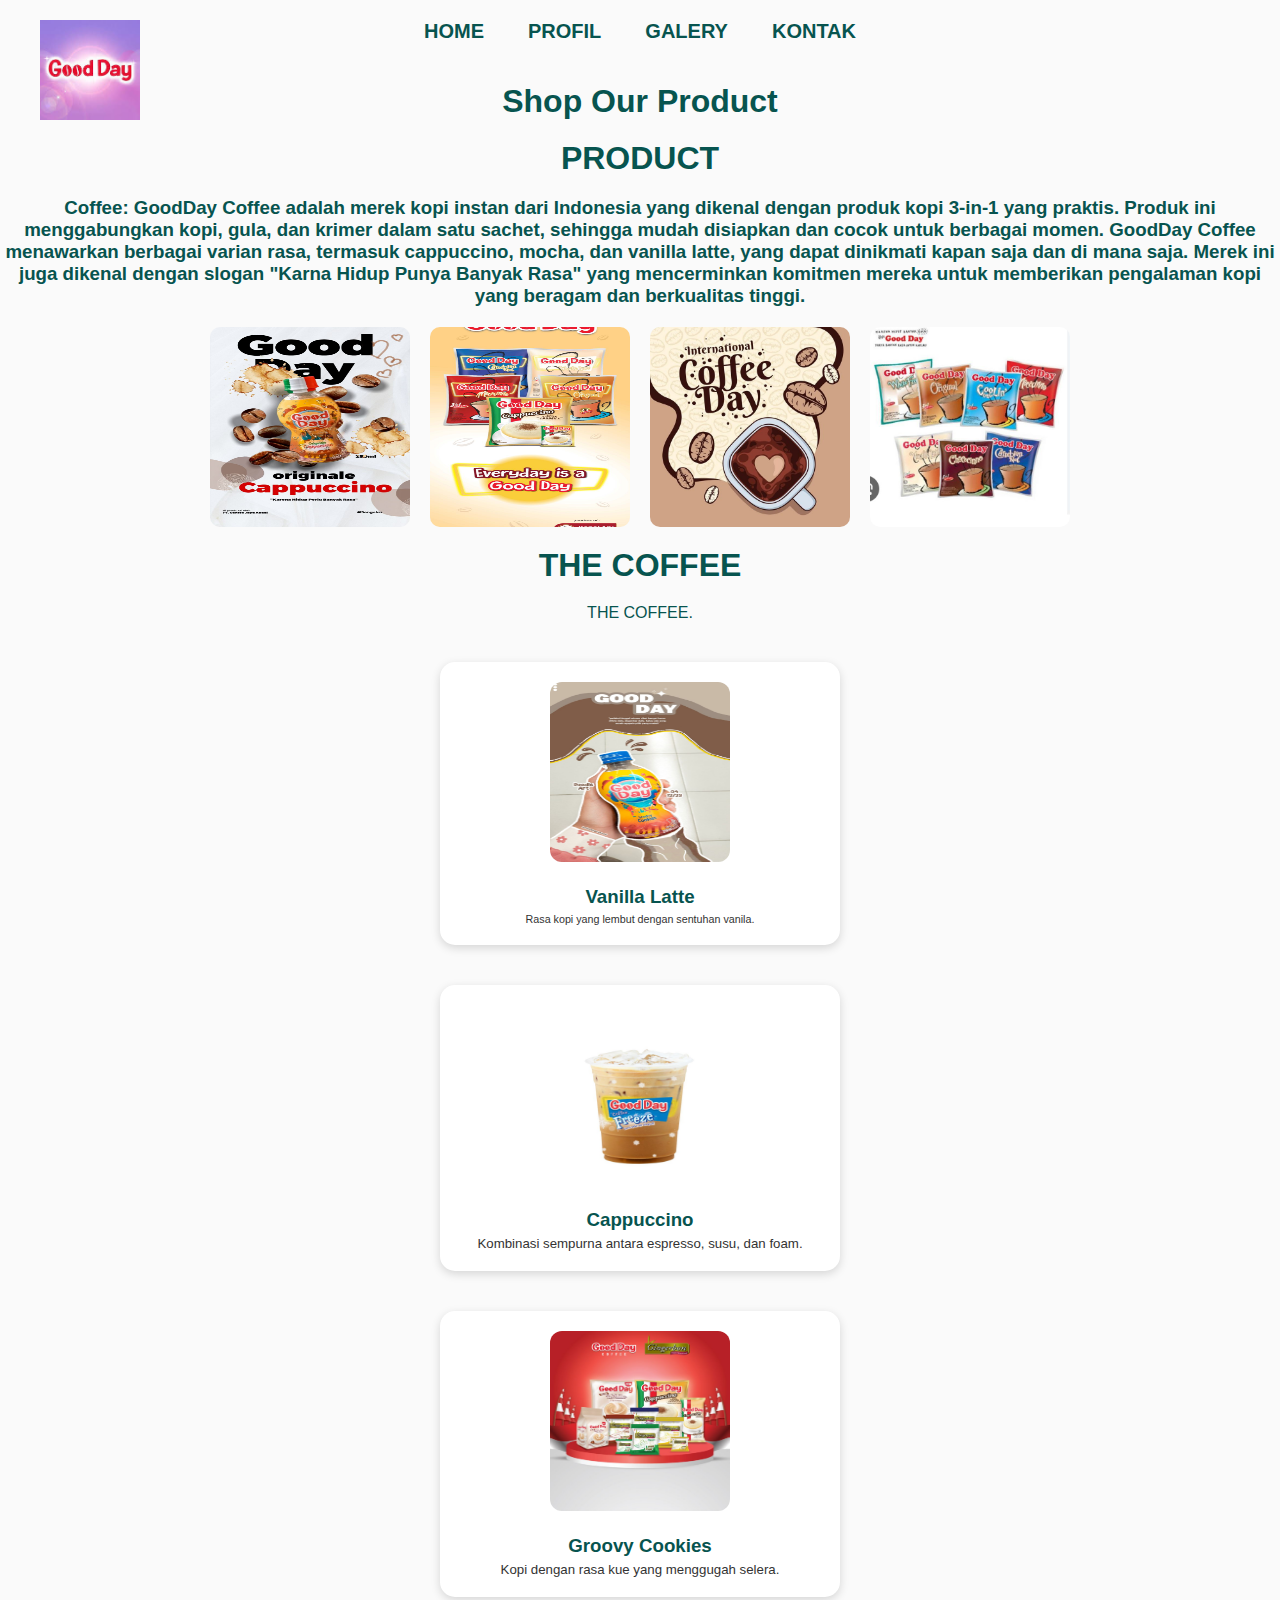
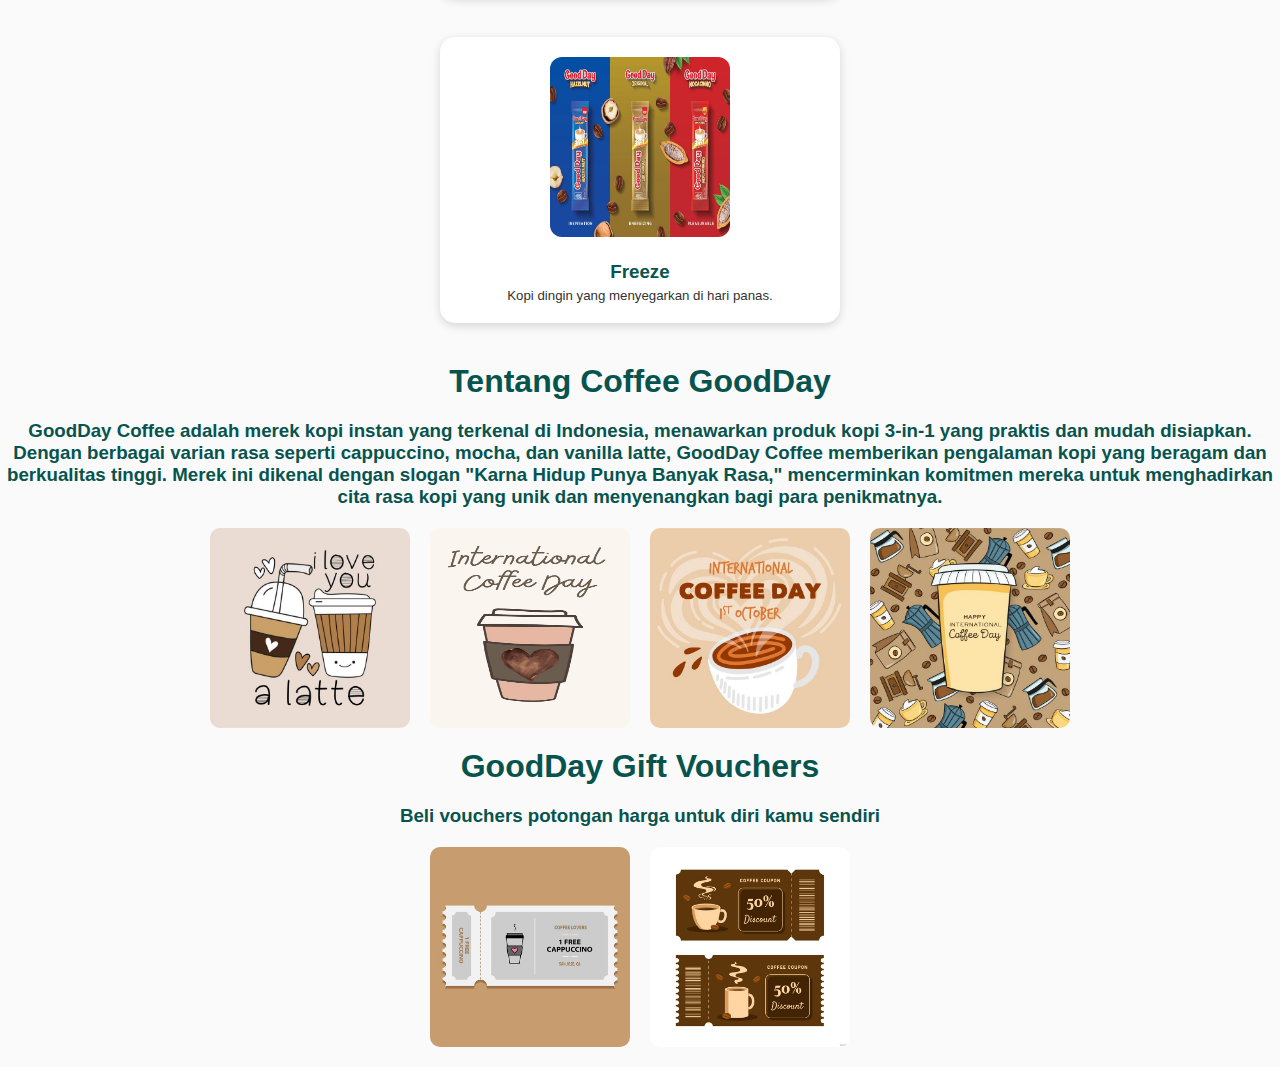
<file: galery.html>
<!DOCTYPE html>
<html lang="en">
<head>
<meta charset="UTF-8">
<meta name="viewport" content="width=device-width, initial-scale=1.0">
<title>GoodDay Coffee</title>
<style>
    * {
        margin: 0;
        padding: 0;
        box-sizing: border-box;
        font-family: sans-serif;
    }

    body {
        background-color: #fafafa;
        color: #07544f;
        text-align: center;
    }

    /* Navbar */
    .navbar {
        width: 100%;
        padding: 20px 60px;
        display: flex;
        align-items: center;
        justify-content: center;
        position: relative;
    }

    .logo {
        position: absolute;
        top: 20px;
        left: 40px;
        height: 100px;
        width: auto;
    }

    .navbar ul {
        display: flex;
        gap: 20px;
        list-style: none;
    }

    .navbar ul li a {
        text-decoration: none;
        color: #07544f;
        font-weight: 700;
        font-size: 20px;
        text-transform: uppercase;
        padding: 8px 12px;
        transition: 0.3s;
    }

    .navbar ul li a:hover {
        color: white;
        background-color: #07544f;
        border-radius: 25px;
    }

    h1, h3, p {
        margin: 20px 0;
    }

    /* Image rows */
    .image-row {
        display: flex;
        justify-content: center;
        gap: 20px;
        flex-wrap: wrap;
        margin: 20px 0;
    }

    .image-row img {
        width: 200px;
        height: 200px;
        border-radius: 10px;
    }

    /* === Bagian THE COFFEE Vertikal === */
    .container {
        display: flex;
        flex-direction: column; /* vertikal */
        align-items: center;
        gap: 40px;
        margin: 40px 0;
    }

    .col-4 {
        width: 80%;
        max-width: 400px;
        background: #ffffff;
        border-radius: 15px;
        padding: 20px;
        box-shadow: 0 3px 10px rgba(0,0,0,0.15);
        transition: transform 0.3s ease, box-shadow 0.3s ease;
    }

    .col-4:hover {
        transform: scale(1.05);
        box-shadow: 0 6px 18px rgba(0,0,0,0.25);
    }

    .col-4 img {
        width: 180px;
        height: 180px;
        border-radius: 12px;
        margin-bottom: 10px;
    }

    .col-4 h3 {
        margin: 10px 0 5px;
        color: #07544f;
    }

    .col-4 h5, .col-4 h6 {
        color: #333;
        font-weight: normal;
    }

    @media (max-width: 768px) {
        .image-row img {
            width: 150px;
            height: 150px;
        }
        .col-4 img {
            width: 150px;
            height: 150px;
        }
    }
</style>
</head>
<body>
    <div class="navbar">
        <img class="logo" src="GoodDayy-removebg-preview.jpg" alt="Logo">
        <ul>
            <li><a href="index.html">Home</a></li>
            <li><a href="profil.html">Profil</a></li>
            <li><a href="galery.html">Galery</a></li>
            <li class="active"><a href="kontak.html">Kontak</a></li>
        </ul>
    </div>

    <h1>Shop Our Product</h1>
    <h1>PRODUCT</h1>
    <h3>
        Coffee: GoodDay Coffee adalah merek kopi instan dari Indonesia yang dikenal dengan produk kopi 3-in-1 yang praktis. Produk ini menggabungkan kopi, gula, dan krimer dalam satu sachet, sehingga mudah disiapkan dan cocok untuk berbagai momen. GoodDay Coffee menawarkan berbagai varian rasa, termasuk cappuccino, mocha, dan vanilla latte, yang dapat dinikmati kapan saja dan di mana saja. Merek ini juga dikenal dengan slogan "Karna Hidup Punya Banyak Rasa" yang mencerminkan komitmen mereka untuk memberikan pengalaman kopi yang beragam dan berkualitas tinggi.
    </h3>

    <div class="image-row">
        <img src="GoodDay1.jpg" alt="GoodDay1">
        <img src="GoodDay2.jpg" alt="GoodDay2">
        <img src="GoodDay3.jpg" alt="GoodDay3">
        <img src="GoodDay4.jpg" alt="GoodDay4">
    </div>

    <h1>THE COFFEE</h1>
    <p>THE COFFEE.</p>

    <!-- BAGIAN COFFEE VERTIKAL -->
    <div class="container">
        <div class="col-4">
            <img src="1.jpg" alt="Vanilla Latte">
            <h3>Vanilla Latte</h3>
            <h6>Rasa kopi yang lembut dengan sentuhan vanila.</h6>
        </div>
        <div class="col-4">
            <img src="2.jpg" alt="Cappuccino">
            <h3>Cappuccino</h3>
            <h5>Kombinasi sempurna antara espresso, susu, dan foam.</h5>
        </div>
        <div class="col-4">
            <img src="3.jpg" alt="Groovy Cookies">
            <h3>Groovy Cookies</h3>
            <h5>Kopi dengan rasa kue yang menggugah selera.</h5>
        </div>
        <div class="col-4">
            <img src="4.jpg" alt="Freeze">
            <h3>Freeze</h3>
            <h5>Kopi dingin yang menyegarkan di hari panas.</h5>
        </div>
    </div>

    <h1>Tentang Coffee GoodDay</h1>
    <h3>
        GoodDay Coffee adalah merek kopi instan yang terkenal di Indonesia, menawarkan produk kopi 3-in-1 yang praktis dan mudah disiapkan. Dengan berbagai varian rasa seperti cappuccino, mocha, dan vanilla latte, GoodDay Coffee memberikan pengalaman kopi yang beragam dan berkualitas tinggi. Merek ini dikenal dengan slogan "Karna Hidup Punya Banyak Rasa," mencerminkan komitmen mereka untuk menghadirkan cita rasa kopi yang unik dan menyenangkan bagi para penikmatnya.
    </h3>

    <div class="image-row">
        <img src="cofe1.jpg" alt="Cofe1">
        <img src="cofe2.jpg" alt="Cofe2">
        <img src="cofe3.jpg" alt="Cofe3">
        <img src="cofe4.jpg" alt="Cofe4">
    </div>

    <h1>GoodDay Gift Vouchers</h1>
    <h3>Beli vouchers potongan harga untuk diri kamu sendiri</h3>

    <div class="image-row">
        <img src="voucer1.jpg" alt="Voucer1">
        <img src="voucer2.jpg" alt="Voucer2">
    </div>
</body>
</html>
</file>
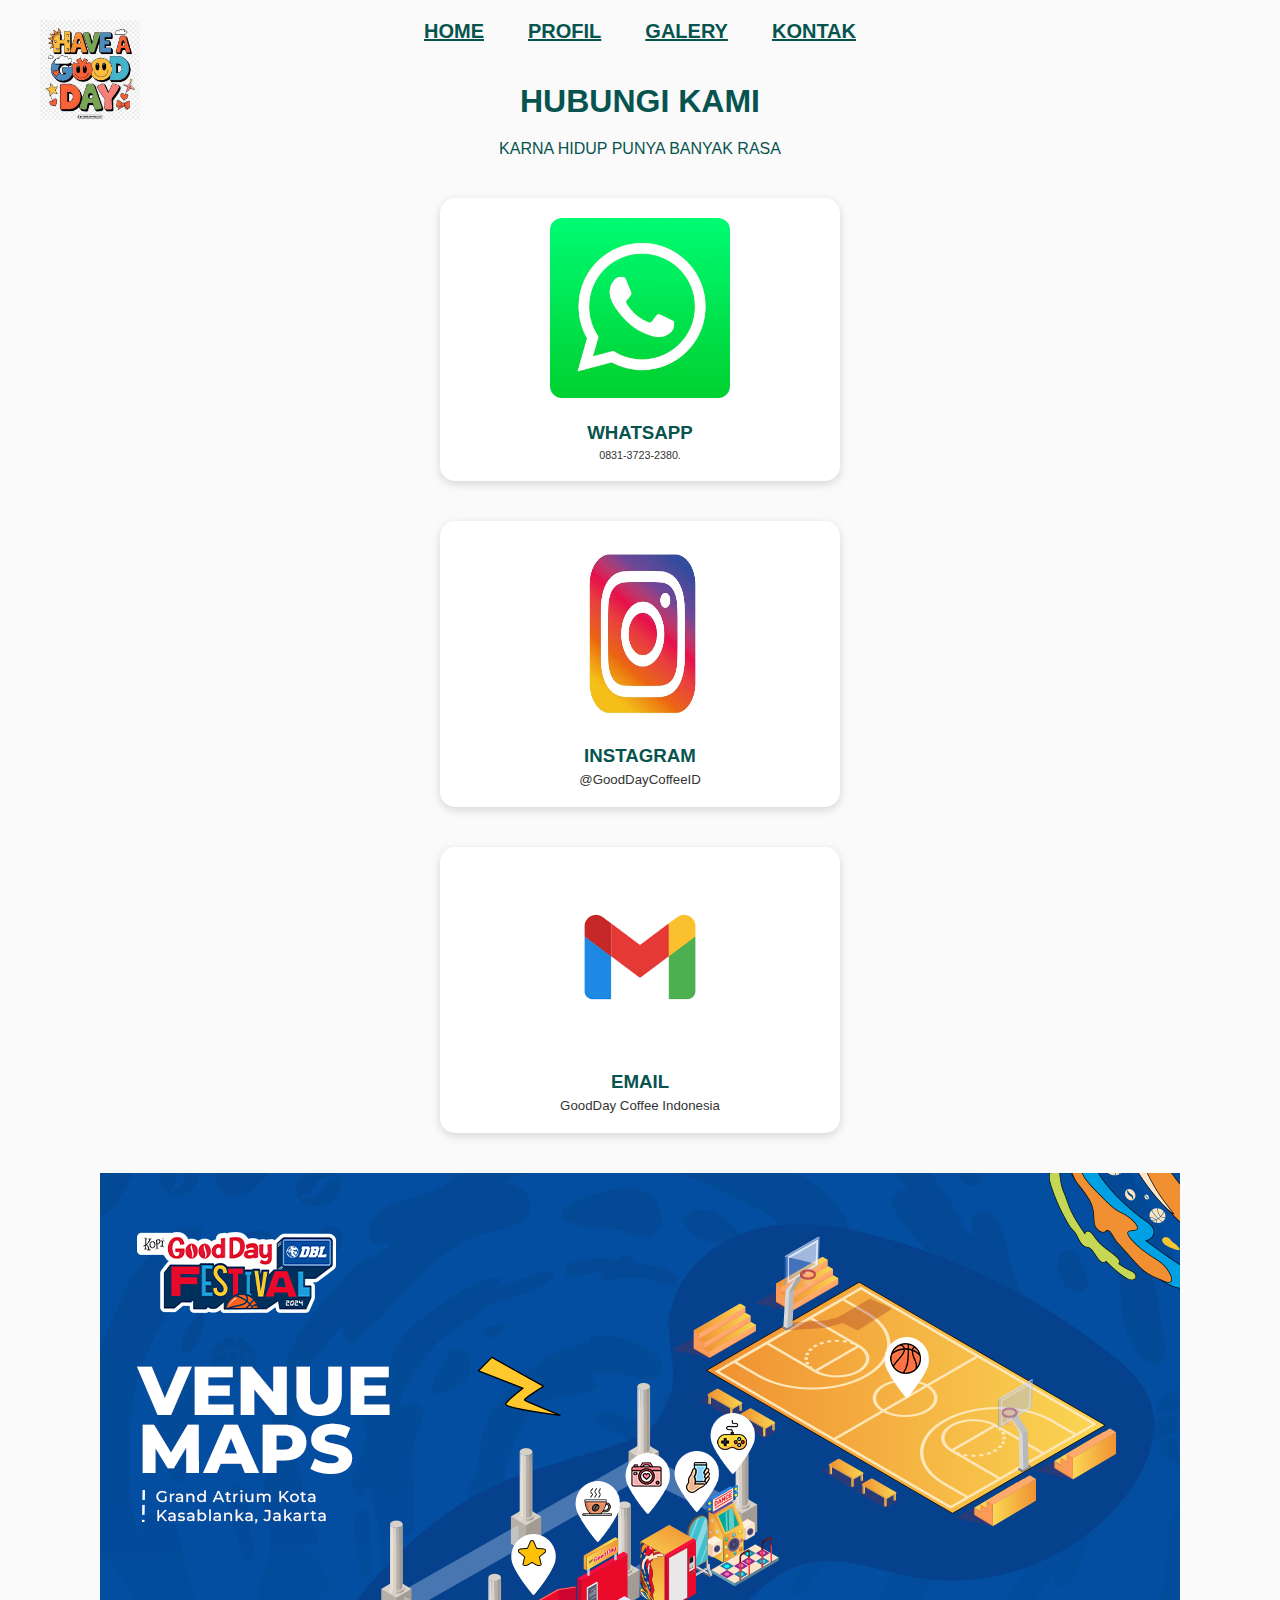
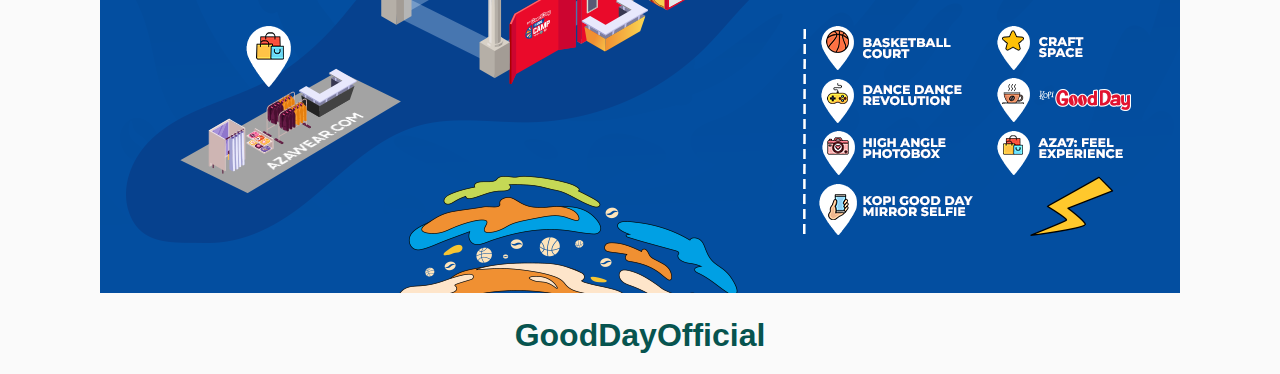
<file: kontak.html>
<!DOCTYPE html>
<html lang="en">
<head>
<meta charset="UTF-8">
<meta name="viewport" content="width=device-width, initial-scale=1.0">
<title>Kontak GoodDay</title>
<style>
    * {
    margin: 0;
    padding: 0;
    box-sizing: border-box;
    font-family: sans-serif;
}

body {
    background-color: #fafafa;
    color: #07544f;
    text-align: center;
}

/* Navbar */
.navbar {
    width: 100%;
    padding: 20px 60px;
    display: flex;
    align-items: center;
    justify-content: center;
    position: relative;
}

.logo {
    position: absolute;
    top: 20px;
    left: 40px;
    height: 100px;
    width: auto;
}

.navbar ul {
    display: flex;
    gap: 20px;
    list-style: none;
}

.navbar ul li a {
    text-decoration: none;
    color: #07544f;
    font-weight: 700;
    font-size: 20px;
    text-transform: uppercase;
    padding: 8px 12px;
    transition: 0.3s;
}

.navbar ul li a:hover {
    color: white;
    background-color: #07544f;
    border-radius: 25px;
}

h1, h3, p {
    margin: 20px 0;
}

/* Image rows */
.image-row {
    display: flex;
    justify-content: center;
    gap: 20px;
    flex-wrap: wrap;
    margin: 20px 0;
}

.image-row img {
    width: 200px;
    height: 200px;
    border-radius: 10px;
}

/* === Bagian THE COFFEE Vertikal === */
.container {
    display: flex;
    flex-direction: column;
    align-items: center;
    gap: 40px;
    margin: 40px 0;
}

.col-4 {
    width: 80%;
    max-width: 400px;
    background: #ffffff;
    border-radius: 15px;
    padding: 20px;
    box-shadow: 0 3px 10px rgba(0,0,0,0.15);
    transition: transform 0.3s ease, box-shadow 0.3s ease;
}

.col-4:hover {
    transform: scale(1.05);
    box-shadow: 0 6px 18px rgba(0,0,0,0.25);
}

.col-4 img {
    width: 180px;
    height: 180px;
    border-radius: 12px;
    margin-bottom: 10px;
}

.col-4 h3 {
    margin: 10px 0 5px;
    color: #07544f;
}

.col-4 h5, .col-4 h6 {
    color: #333;
    font-weight: normal;
}

/* FOOTER (sosmed) */
footer {
    margin-top: 60px;
    padding: 30px 0;
    background-color: #07544f;
    color: white;
    display: flex;
    flex-direction: column;
    align-items: center;
    gap: 10px;
}

footer h3 {
    font-size: 22px;
    margin-bottom: 10px;
}

footer a {
    color: white;
    text-decoration: none;
    font-size: 18px;
    transition: 0.3s;
}

footer a:hover {
    color: #ffd700;
    transform: scale(1.05);
}

/* Responsif */
@media (max-width: 768px) {
    .image-row img {
        width: 150px;
        height: 150px;
    }
    .col-4 img {
        width: 150px;
        height: 150px;
    }
    footer a {
        font-size: 16px;
    }
}


</style>
</head>
<body>

<div class="navbar">
    <img class="logo" src="GoodDayy4-removebg-preview.jpg" alt="Logo">
    <ul>
        <li><a href="index.html"><u>Home</u></a></li>
        <li><a href="profil.html"><u>profil</u></a></li>
        <li><a href="Galery.html"><u>Galery</u></a></li>
        <li class="active"><a href="kontak.html"><u>kontak</u></a></li>
    </ul>
</div>

<h1>HUBUNGI KAMI</h1>
<p>KARNA HIDUP PUNYA BANYAK RASA</p>

<div class="container">
    <div class="col-4">
        <h4><img src="whatsapp.jpg" height="100" width="100"><a href="index.html"></a></h4>
        <h3>WHATSAPP</h3>
        <h6>0831-3723-2380.</h6>
    </div>
    <div class="col-4">
        <h4><img src="instagram.webp" height="100" width="100"><a href="index.html"></a></h4>
        <h3>INSTAGRAM</h3>
        <h5>@GoodDayCoffeeID</h5>
    </div>
    <div class="col-4">
        <h4><img src="email.png" height="100" width="100"><a href="index.html"></a></h4>
        <h3>EMAIL</h3>
        <h5>GoodDay Coffee Indonesia</h5>
    </div>
</div>

<img id="map" src="lokasi2.png" alt="Lokasi">
<h1>GoodDayOfficial</h1>

</body>
</html>
</file>
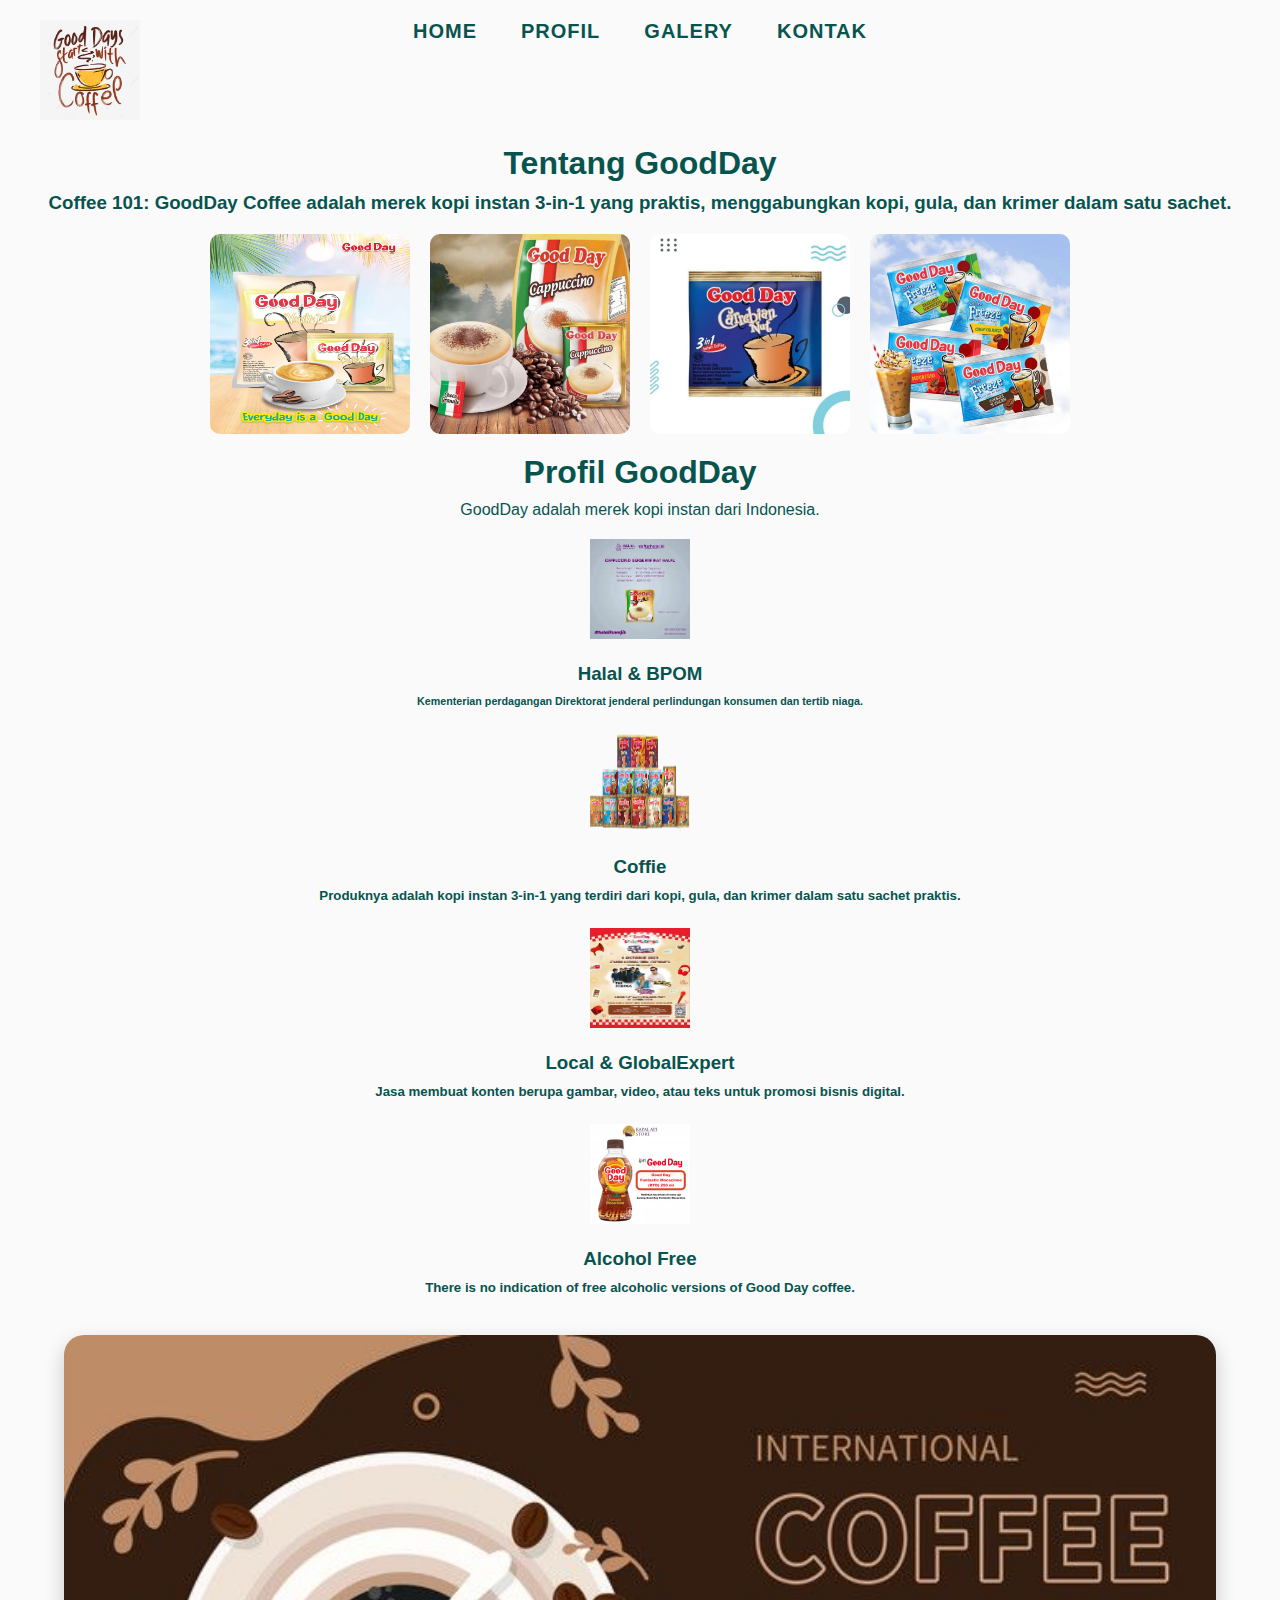
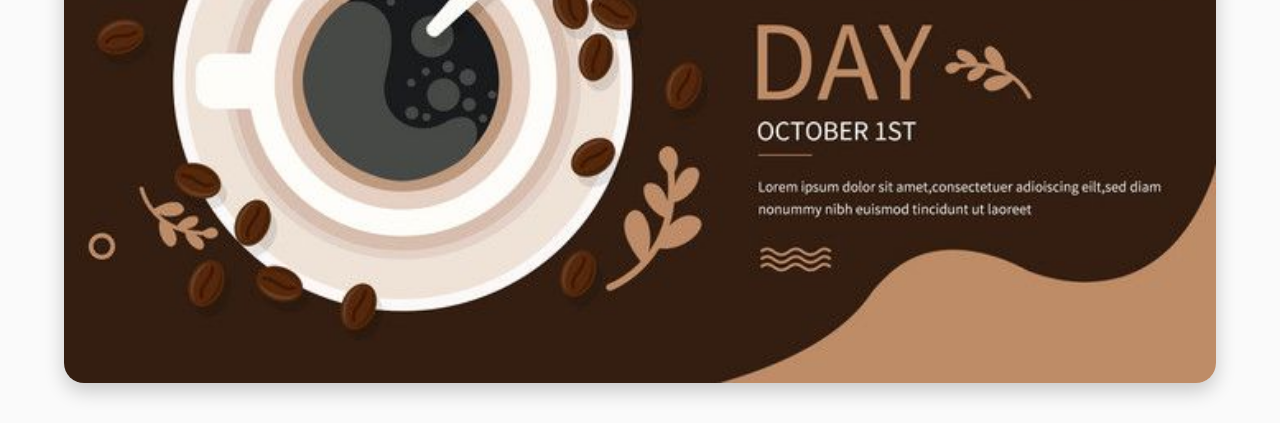
<file: profil.html>
<!DOCTYPE html>
<html lang="en">
<head>
    <meta charset="UTF-8">
    <meta name="viewport" content="width=device-width, initial-scale=1.0">
    <title>GoodDay Coffee</title>
    <style>
        /* ===== Global ===== */
        * {
            margin: 0;
            padding: 0;
            box-sizing: border-box;
            font-family: sans-serif;
        }

        body {
            background-color: #fafafa;
            color: #07544f;
        }

        /* ===== Navbar ===== */
        .navbar {
            width: 100%;
            position: relative;
            padding: 20px 60px;
            display: flex;
            align-items: center;
            justify-content: center;
        }

        .logo {
            position: absolute;
            top: 20px;
            left: 40px;
            height: 100px;
            width: auto;
            cursor: pointer;
        }

        .navbar ul {
            display: flex;
            flex-direction: row;
            align-items: center;
            gap: 20px;
            list-style: none;
        }

        .navbar ul li a {
            text-decoration: none;
            color: #07544f;
            font-weight: 700;
            font-size: 20px;
            text-transform: uppercase;
            letter-spacing: 1px;
            padding: 8px 12px;
            transition: 0.3s ease;
        }

        .navbar ul li a:hover {
            color: white;
            background-color: #07544f;
            border-radius: 25px;
        }

        /* ===== Marquee ===== */
        marquee h1 {
            text-align: center;
            margin: 20px 0;
            font-size: 24px;
        }

        /* ===== H1 & Konten ===== */
        h1, h3, p {
            text-align: center;
            margin: 10px 20px;
        }

        .image-row {
            display: flex;
            justify-content: center;
            gap: 20px;
            flex-wrap: wrap;
            margin: 20px 0;
        }

        .image-row img {
            width: 200px;
            height: 200px;
            border-radius: 10px;
        }

        .container {
            display: flex;
            flex-direction: column;
            align-items: center;
            gap: 25px;
            margin: 20px 0;
        }

        .col-4 {
            text-align: center;
        }

        .col-4 img {
            width: 100px;
            height: 100px;
            margin-bottom: 10px;
        }

        /* ===== Foto Besar Bawah ===== */
        .big-photo {
            display: flex;
            justify-content: center;
            margin: 40px 0;
        }

        .big-photo img {
            width: 90%;
            max-width: 1200px;
            height: auto;
            border-radius: 20px;
            box-shadow: 0 8px 20px rgba(0,0,0,0.2);
        }

        @media (max-width: 768px) {
            .navbar ul {
                flex-wrap: wrap;
                gap: 15px;
            }

            .logo {
                height: 80px;
                top: 15px;
                left: 20px;
            }

            .col-4 img {
                width: 80px;
                height: 80px;
            }

            .image-row img {
                width: 150px;
                height: 150px;
            }
        }
    </style>
</head>
<body>
    <!-- Navbar -->
    <div class="navbar">
        <img class="logo" src="GoodDay3-removebg-preview.jpeg" alt="Logo">
        <ul>
            <li><a href="index.html">Home</a></li>
            <li><a href="profil.html">Profil</a></li>
            <li><a href="Galery.html">Galery</a></li>
            <li><a href="kontak.html">Kontak</a></li>
        </ul>
    </div>

    <!-- Marquee -->
    <marquee><h1>SELAMAT DATANG DI PERUSAHAAN ICHIGO</h1></marquee>

    <!-- Tentang GoodDay -->
    <h1>Tentang GoodDay</h1>
    <h3>Coffee 101: GoodDay Coffee adalah merek kopi instan 3-in-1 yang praktis, menggabungkan kopi, gula, dan krimer dalam satu sachet.</h3>

    <div class="image-row">
        <img src="vanilalate.jpg" alt="Vanilla Latte">
        <img src="capucino.jpg" alt="Cappuccino">
        <img src="groovycookies.webp" alt="Groovy Cookies">
        <img src="freeze.jpg" alt="Freeze">
    </div>

    <!-- Profil GoodDay -->
    <h1>Profil GoodDay</h1>
    <p>GoodDay adalah merek kopi instan dari Indonesia.</p>

    <div class="container">
        <div class="col-4">
            <img src="halal.jpg" alt="Halal & BPOM">
            <h3>Halal & BPOM</h3>
            <h6>Kementerian perdagangan Direktorat jenderal perlindungan konsumen dan tertib niaga.</h6>
        </div>
        <div class="col-4">
            <img src="GoodDay.png" alt="Coffie">
            <h3>Coffie</h3>
            <h5>Produknya adalah kopi instan 3-in-1 yang terdiri dari kopi, gula, dan krimer dalam satu sachet praktis.</h5>
        </div>
        <div class="col-4">
            <img src="local.jpg" alt="Local & GlobalExpert">
            <h3>Local & GlobalExpert</h3>
            <h5>Jasa membuat konten berupa gambar, video, atau teks untuk promosi bisnis digital.</h5>
        </div>
        <div class="col-4">
            <img src="alko.jpg" alt="Alcohol Free">
            <h3>Alcohol Free</h3>
            <h5>There is no indication of free alcoholic versions of Good Day coffee.</h5>
        </div>
    </div>

    <!-- FOTO BESAR DI BAWAH -->
    <div class="big-photo">
        <img src="10.jpg" alt="Banner GoodDay Besar">
    </div>
</body>
</html>
</file>
